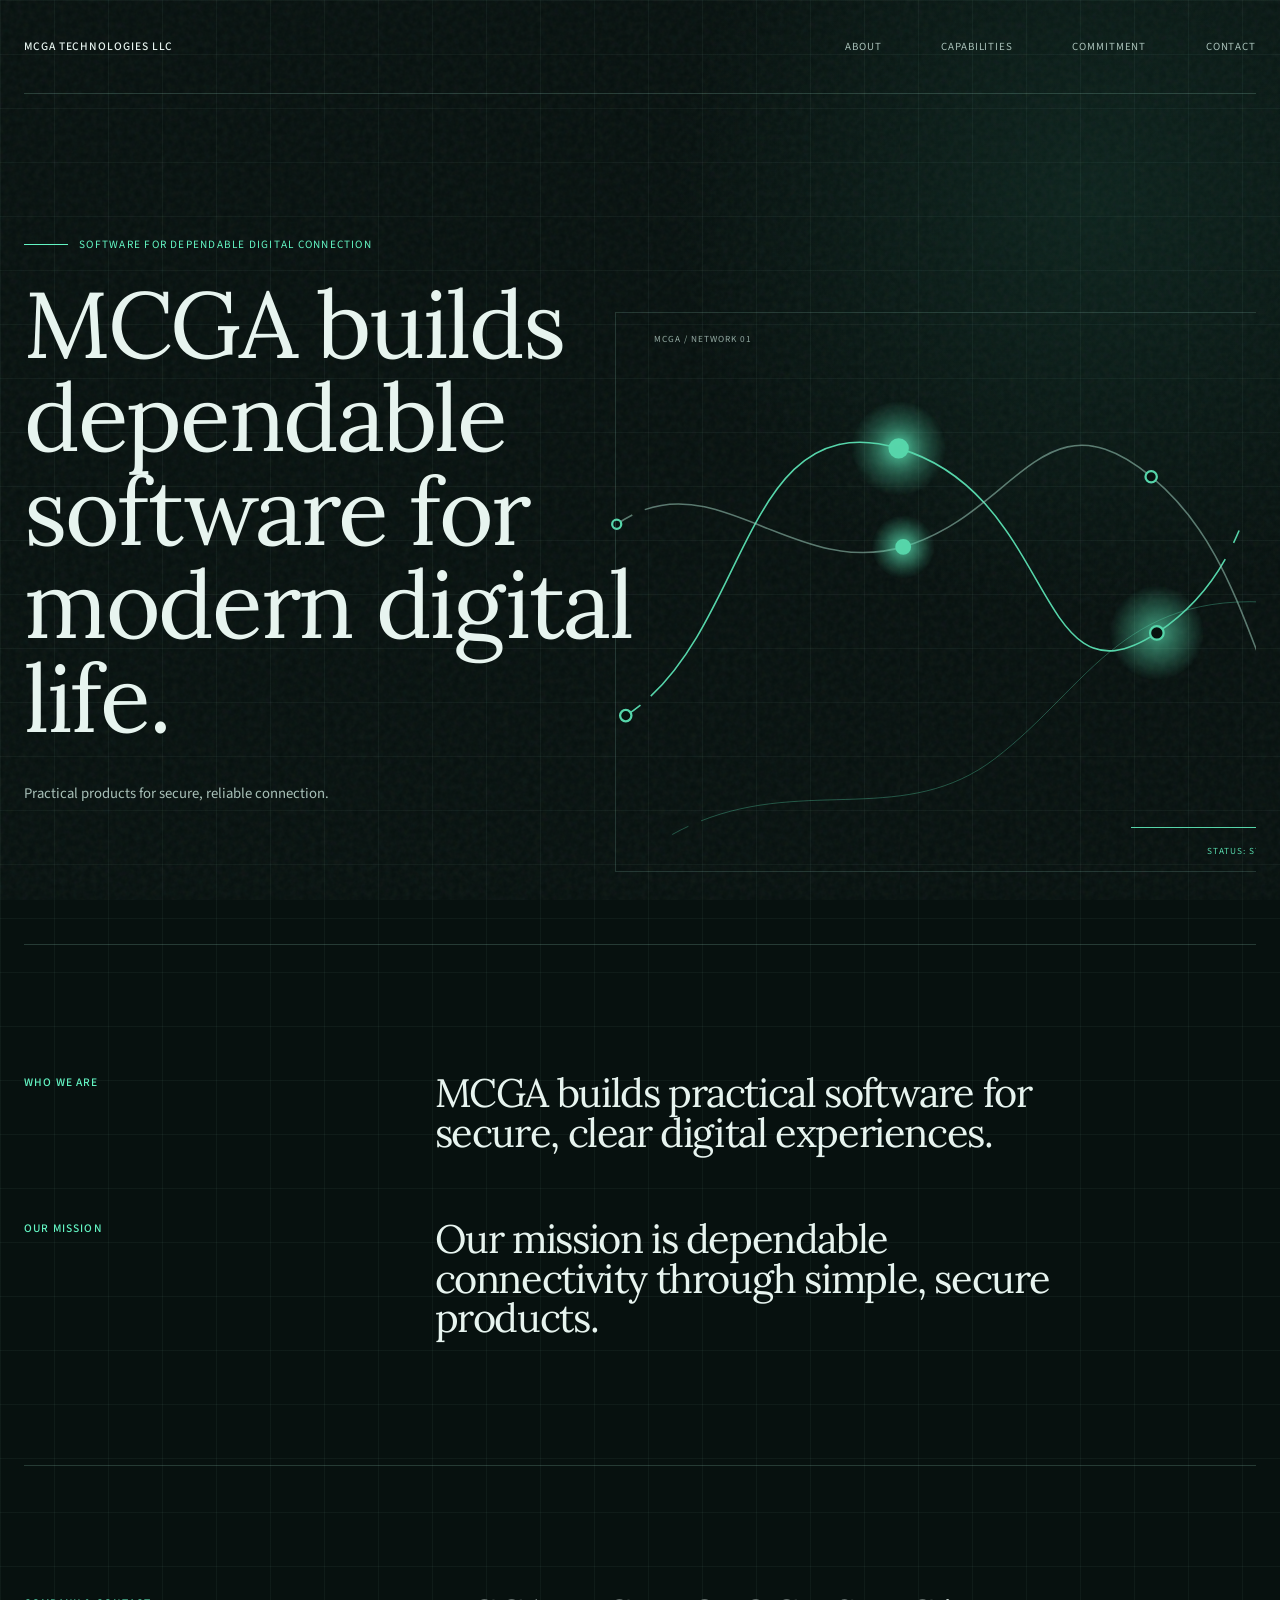
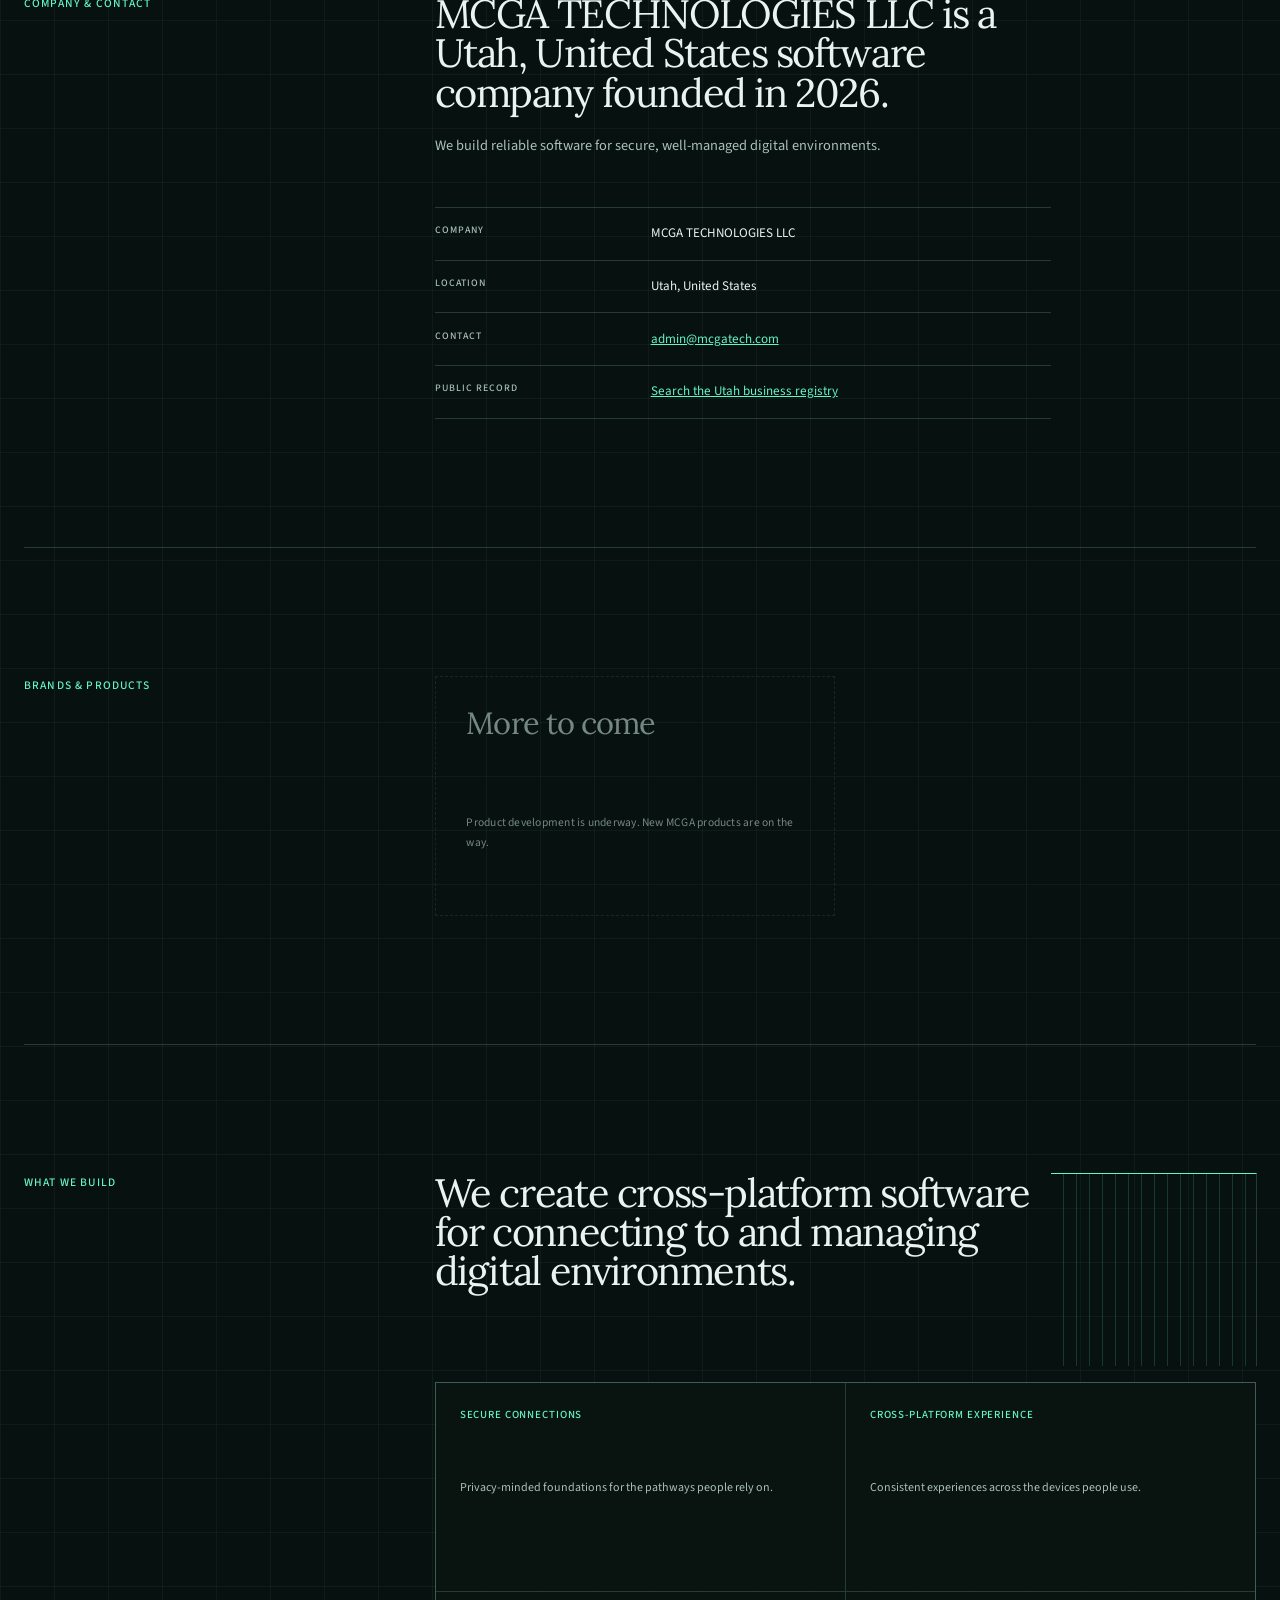
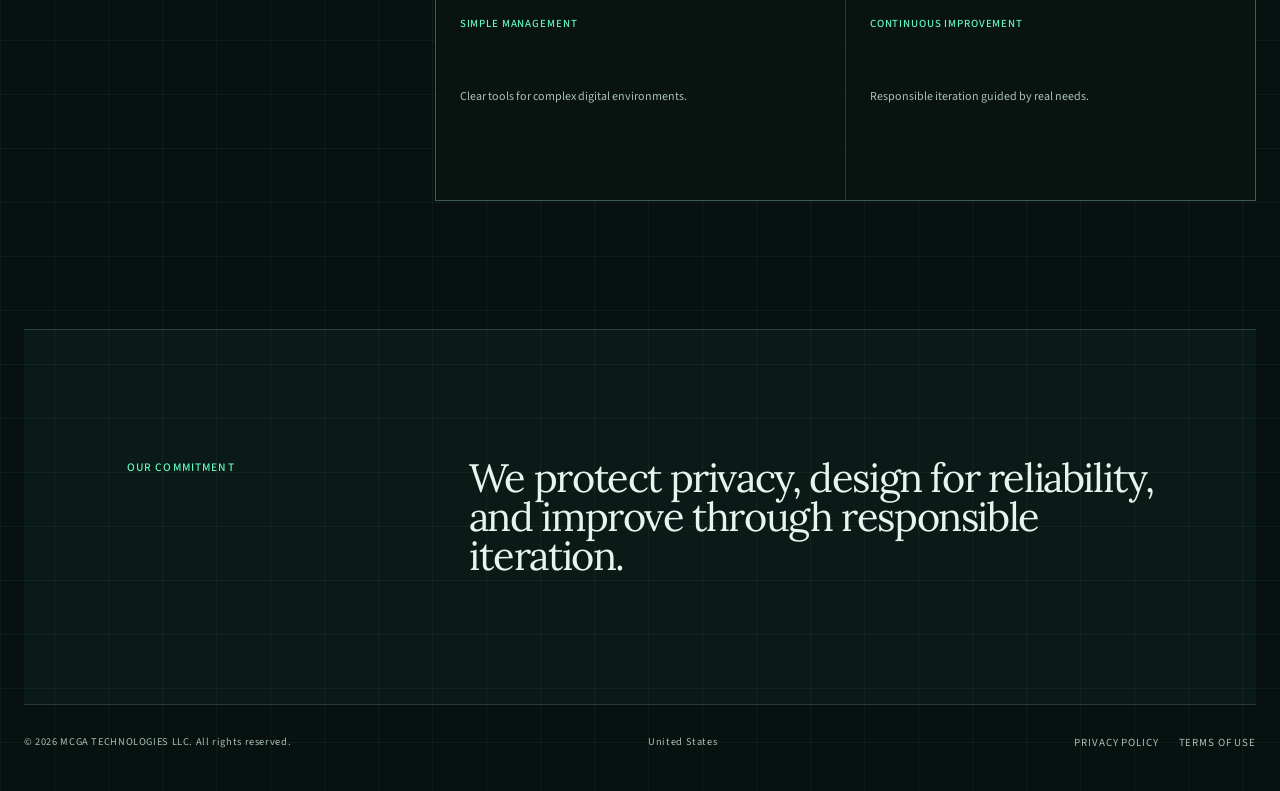
<file: index.html>
<!doctype html>
<html lang="en">
  <head>
    <meta charset="utf-8">
    <meta name="viewport" content="width=device-width, initial-scale=1">
    <meta name="description" content="MCGA TECHNOLOGIES LLC builds reliable, secure, cross-platform software solutions.">
    <title>MCGA TECHNOLOGIES LLC | Reliable software solutions</title>
    <link rel="stylesheet" href="styles.css" />
  </head>
  <body>
    <a class="skip-link" href="#main-content">Skip to main content</a>

    <header class="site-header">
      <a class="brand" href="/" aria-label="MCGA Technologies home">MCGA TECHNOLOGIES LLC</a>
      <button class="menu-toggle" type="button" aria-controls="site-nav" aria-expanded="false">
        <span class="menu-toggle-label">Menu</span>
      </button>
      <nav id="site-nav" aria-label="Primary navigation">
        <a href="#about">About</a>
        <a href="#capabilities">Capabilities</a>
        <a href="#commitment">Commitment</a>
        <a href="#contact">Contact</a>
      </nav>
    </header>

    <main id="main-content">
      <section class="hero" aria-labelledby="hero-title">
        <div class="hero-copy">
          <p class="eyebrow">Software for dependable digital connection</p>
          <h1 id="hero-title">MCGA builds dependable software for modern digital life.</h1>
          <p>Practical products for secure, reliable connection.</p>
        </div>
        <div class="network-stage" aria-hidden="true">
          <svg viewBox="0 0 680 560" role="presentation" focusable="false">
            <defs>
              <radialGradient id="node-glow" cx="50%" cy="50%" r="50%">
                <stop offset="0" stop-color="#63f5c3" stop-opacity=".7" />
                <stop offset="1" stop-color="#63f5c3" stop-opacity="0" />
              </radialGradient>
            </defs>
            <path class="network-line network-line--primary" d="M36 389 C147 318 136 112 277 153 S396 388 505 316 S581 114 653 64" />
            <path class="network-line network-line--secondary" d="M28 220 C113 161 181 269 281 240 S404 99 500 178 S586 390 663 439" />
            <path class="network-line network-line--fine" d="M77 494 C182 436 277 492 362 427 S477 272 626 291" />
            <g class="network-nodes">
              <circle class="node-halo" cx="277" cy="153" r="42" />
              <circle class="node-halo" cx="505" cy="316" r="42" />
              <circle class="node-halo" cx="281" cy="240" r="28" />
              <circle class="network-node" cx="36" cy="389" r="5" />
              <circle class="network-node network-node--active" cx="277" cy="153" r="8" />
              <circle class="network-node" cx="505" cy="316" r="6" />
              <circle class="network-node" cx="653" cy="64" r="4" />
              <circle class="network-node" cx="28" cy="220" r="4" />
              <circle class="network-node network-node--active" cx="281" cy="240" r="6" />
              <circle class="network-node" cx="500" cy="178" r="5" />
              <circle class="network-node" cx="663" cy="439" r="4" />
            </g>
          </svg>
          <span class="stage-label stage-label--top">MCGA / NETWORK 01</span>
          <span class="stage-label stage-label--bottom">STATUS: STABLE</span>
        </div>
      </section>

      <section id="about" class="about-section" aria-labelledby="about-title">
        <h2 id="about-title">Who we are</h2>
        <p>MCGA builds practical software for secure, clear digital experiences.</p>

        <h2>Our mission</h2>
        <p>Our mission is dependable connectivity through simple, secure products.</p>
      </section>

      <section id="contact" class="company-section" aria-labelledby="company-title">
        <h2 id="company-title">Company &amp; contact</h2>
        <div class="company-details">
          <p class="company-statement">MCGA TECHNOLOGIES LLC is a Utah, United States software company founded in 2026.</p>
          <p>We build reliable software for secure, well-managed digital environments.</p>
          <dl>
            <div><dt>Company</dt><dd>MCGA TECHNOLOGIES LLC</dd></div>
            <div><dt>Location</dt><dd>Utah, United States</dd></div>
            <div><dt>Contact</dt><dd><a href="mailto:admin@mcgatech.com">admin@mcgatech.com</a></dd></div>
            <div><dt>Public record</dt><dd><a href="https://secure.utah.gov/bes/index.html" target="_blank" rel="noopener noreferrer">Search the Utah business registry <span class="sr-only">(opens in a new tab)</span></a></dd></div>
          </dl>
        </div>
      </section>

      <section id="brands" class="brands-section" aria-labelledby="brands-title">
        <h2 id="brands-title">Brands & products</h2>
        <div class="brand-cards">
          <article class="brand-card brand-card--future">
            <h3>More to come</h3>
            <p>Product development is underway. New MCGA products are on the way.</p>
          </article>
        </div>
      </section>

      <section id="capabilities" class="capability-grid" aria-labelledby="capabilities-title">
        <h2 id="capabilities-title">What we build</h2>
        <p>We create cross-platform software for connecting to and managing digital environments.</p>
        <div class="capability-cards">
          <article class="capability-card">
            <h3>Secure connections</h3>
            <p>Privacy-minded foundations for the pathways people rely on.</p>
          </article>
          <article class="capability-card">
            <h3>Cross-platform experience</h3>
            <p>Consistent experiences across the devices people use.</p>
          </article>
          <article class="capability-card">
            <h3>Simple management</h3>
            <p>Clear tools for complex digital environments.</p>
          </article>
          <article class="capability-card">
            <h3>Continuous improvement</h3>
            <p>Responsible iteration guided by real needs.</p>
          </article>
        </div>
      </section>

      <section id="commitment" class="commitment-panel" aria-labelledby="commitment-title">
        <h2 id="commitment-title">Our commitment</h2>
        <p>We protect privacy, design for reliability, and improve through responsible iteration.</p>
      </section>
    </main>

    <footer class="site-footer">
      <p>&copy; 2026 MCGA TECHNOLOGIES LLC. All rights reserved.</p>
      <p>United States</p>
      <nav class="legal-nav" aria-label="Legal">
        <a href="privacy.html">Privacy Policy</a>
        <a href="terms.html">Terms of Use</a>
      </nav>
    </footer>

    <script src="script.js" defer></script>
  </body>
</html>
</file>
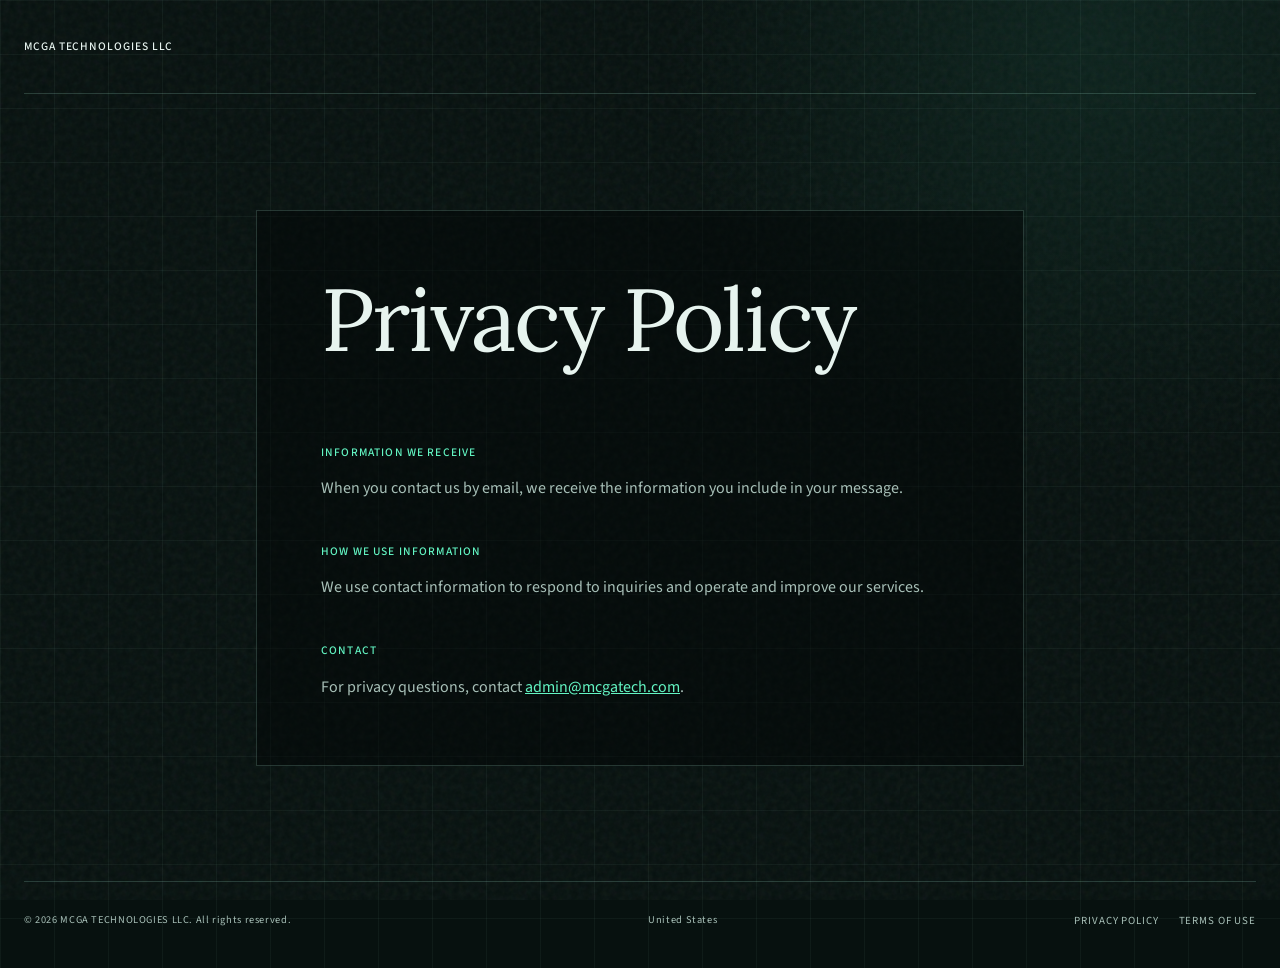
<file: privacy.html>
<!doctype html>
<html lang="en">
  <head>
    <meta charset="utf-8">
    <meta name="viewport" content="width=device-width, initial-scale=1">
    <title>Privacy Policy | MCGA TECHNOLOGIES LLC</title>
    <link rel="stylesheet" href="styles.css">
  </head>
  <body>
    <a class="skip-link" href="#main-content">Skip to main content</a>

    <header class="site-header legal-header">
      <a class="brand" href="index.html" aria-label="MCGA Technologies home">MCGA TECHNOLOGIES LLC</a>
    </header>

    <main id="main-content" class="legal-page">
      <article class="legal-content">
        <h1>Privacy Policy</h1>

        <h2>Information we receive</h2>
        <p>When you contact us by email, we receive the information you include in your message.</p>

        <h2>How we use information</h2>
        <p>We use contact information to respond to inquiries and operate and improve our services.</p>

        <h2>Contact</h2>
        <p>For privacy questions, contact <a href="mailto:admin@mcgatech.com">admin@mcgatech.com</a>.</p>
      </article>
    </main>

    <footer class="site-footer">
      <p>&copy; 2026 MCGA TECHNOLOGIES LLC. All rights reserved.</p>
      <p>United States</p>
      <nav class="legal-nav" aria-label="Legal">
        <a href="privacy.html">Privacy Policy</a>
        <a href="terms.html">Terms of Use</a>
      </nav>
    </footer>
  </body>
</html>
</file>
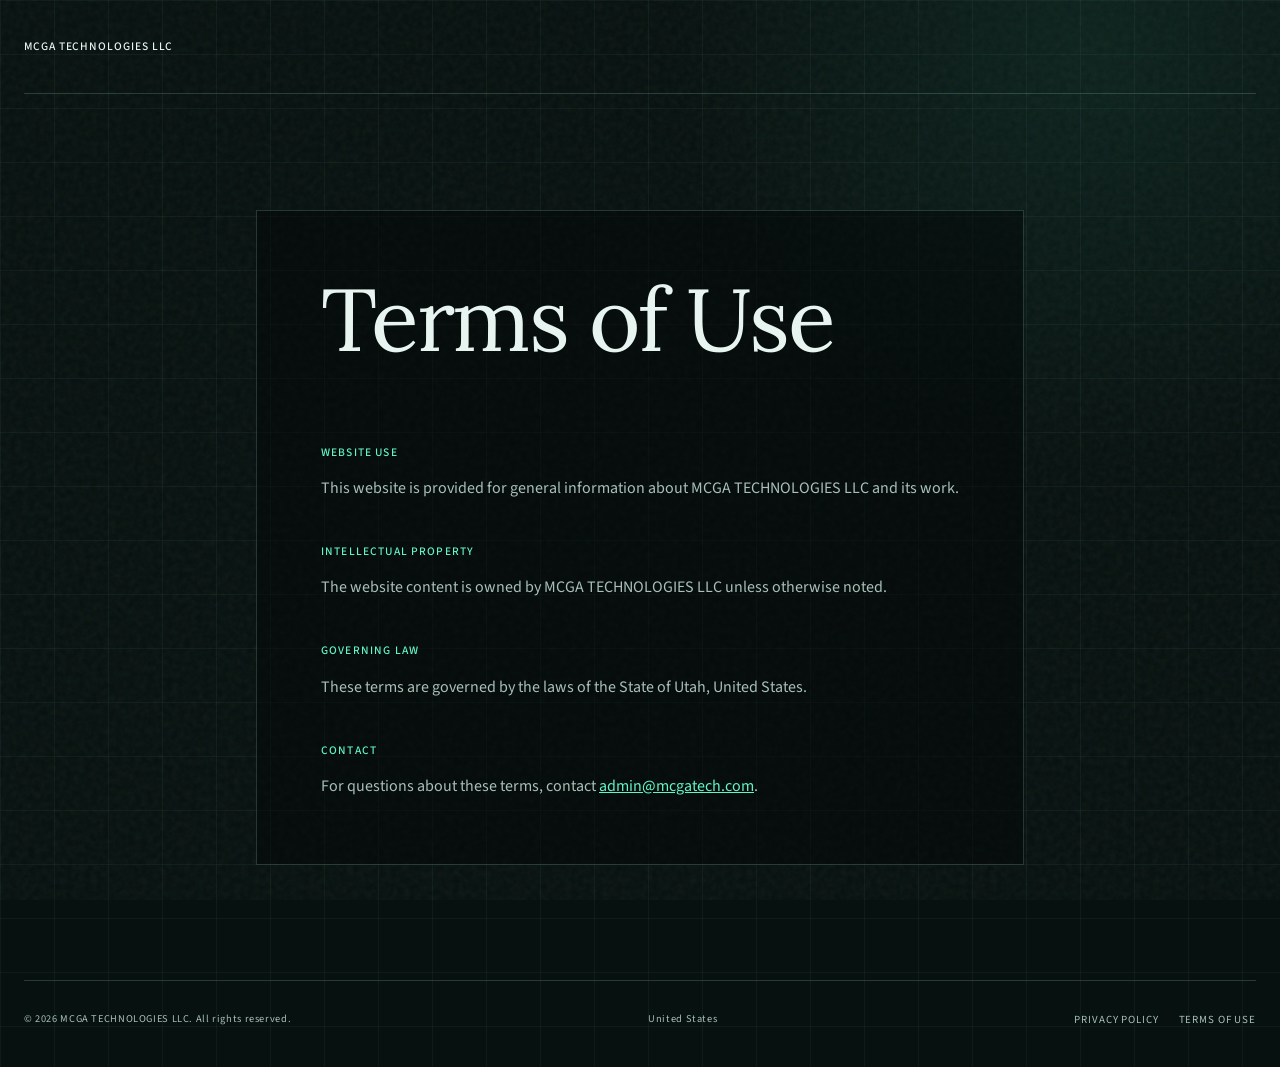
<file: terms.html>
<!doctype html>
<html lang="en">
  <head>
    <meta charset="utf-8">
    <meta name="viewport" content="width=device-width, initial-scale=1">
    <title>Terms of Use | MCGA TECHNOLOGIES LLC</title>
    <link rel="stylesheet" href="styles.css">
  </head>
  <body>
    <a class="skip-link" href="#main-content">Skip to main content</a>

    <header class="site-header legal-header">
      <a class="brand" href="index.html" aria-label="MCGA Technologies home">MCGA TECHNOLOGIES LLC</a>
    </header>

    <main id="main-content" class="legal-page">
      <article class="legal-content">
        <h1>Terms of Use</h1>

        <h2>Website use</h2>
        <p>This website is provided for general information about MCGA TECHNOLOGIES LLC and its work.</p>

        <h2>Intellectual property</h2>
        <p>The website content is owned by MCGA TECHNOLOGIES LLC unless otherwise noted.</p>

        <h2>Governing law</h2>
        <p>These terms are governed by the laws of the State of Utah, United States.</p>

        <h2>Contact</h2>
        <p>For questions about these terms, contact <a href="mailto:admin@mcgatech.com">admin@mcgatech.com</a>.</p>
      </article>
    </main>

    <footer class="site-footer">
      <p>&copy; 2026 MCGA TECHNOLOGIES LLC. All rights reserved.</p>
      <p>United States</p>
      <nav class="legal-nav" aria-label="Legal">
        <a href="privacy.html">Privacy Policy</a>
        <a href="terms.html">Terms of Use</a>
      </nav>
    </footer>
  </body>
</html>
</file>
<file: styles.css>
@import url('https://fonts.googleapis.com/css2?family=Lora:wght@400;500&family=Source+Sans+3:wght@400;500&display=swap');

:root {
  --ink: #07110f;
  --paper: #e7f4ef;
  --signal: #63f5c3;
  --line: rgba(149, 210, 191, .22);
  --muted: #a8c0b8;
  --deep: #030706;
  --display: 'Lora', Georgia, serif;
  --sans: 'Source Sans 3', 'PingFang SC', 'Microsoft YaHei', 'Noto Sans CJK SC', system-ui, sans-serif;
}

* { box-sizing: border-box; }

html { scroll-behavior: smooth; }

body {
  min-width: 320px;
  margin: 0;
  overflow-x: hidden;
  color: var(--paper);
  background:
    linear-gradient(rgba(149, 210, 191, .055) 1px, transparent 1px),
    linear-gradient(90deg, rgba(149, 210, 191, .055) 1px, transparent 1px),
    radial-gradient(circle at 85% 5%, rgba(40, 125, 98, .16), transparent 26rem),
    var(--ink);
  background-size: 54px 54px, 54px 54px, auto, auto;
  font-family: var(--sans);
  font-size: 16px;
  line-height: 1.75;
}

body::before {
  position: fixed;
  z-index: -1;
  inset: 0;
  pointer-events: none;
  content: '';
  opacity: .26;
  background-image: url("data:image/svg+xml,%3Csvg viewBox='0 0 160 160' xmlns='http://www.w3.org/2000/svg'%3E%3Cfilter id='n'%3E%3CfeTurbulence type='fractalNoise' baseFrequency='.9' numOctaves='3' stitchTiles='stitch'/%3E%3C/filter%3E%3Crect width='100%25' height='100%25' filter='url(%23n)' opacity='.22'/%3E%3C/svg%3E");
}

a { color: inherit; }

a:focus-visible,
button:focus-visible {
  outline: 2px solid var(--signal);
  outline-offset: 5px;
}

.skip-link {
  position: fixed;
  z-index: 10;
  top: .75rem;
  left: .75rem;
  padding: .65rem .8rem;
  color: var(--ink);
  background: var(--signal);
  transform: translateY(-170%);
}

.skip-link:focus { transform: translateY(0); }

.site-header,
main,
.site-footer {
  width: min(100% - 3rem, 1400px);
  margin-inline: auto;
}

.site-header {
  display: grid;
  grid-template-columns: repeat(12, 1fr);
  align-items: center;
  min-height: 5.9rem;
  border-bottom: 1px solid var(--line);
}

.brand {
  grid-column: span 5;
  color: var(--paper);
  font-size: .72rem;
  font-weight: 500;
  letter-spacing: .08em;
  text-decoration: none;
}

.legal-header { grid-template-columns: 1fr; }
.legal-header .brand { grid-column: 1; }

nav {
  display: flex;
  grid-column: 9 / -1;
  justify-content: space-between;
  gap: 1rem;
}

nav a,
.site-footer a {
  color: var(--muted);
  font-size: .68rem;
  letter-spacing: .08em;
  text-decoration: none;
  text-transform: uppercase;
  transition: color .2s ease;
}

nav a:hover,
.site-footer a:hover { color: var(--signal); }

.menu-toggle { display: none; }

.hero {
  position: relative;
  display: grid;
  grid-template-columns: repeat(12, 1fr);
  min-height: min(720px, calc(100vh - 5.9rem));
  padding: clamp(5.5rem, 11vw, 10rem) 0 clamp(4.5rem, 8vw, 7rem);
  overflow: hidden;
}

.hero-copy {
  position: relative;
  z-index: 1;
  grid-column: 1 / span 7;
  align-self: center;
  animation: rise .8s both cubic-bezier(.2, .7, .2, 1);
}

.eyebrow {
  display: flex;
  align-items: center;
  gap: .7rem;
  margin: 0 0 1.45rem;
  color: var(--signal);
  font-size: .7rem;
  letter-spacing: .11em;
  text-transform: uppercase;
}

.eyebrow::before {
  width: 2.75rem;
  height: 1px;
  content: '';
  background: currentColor;
}

h1,
h2 { font-family: var(--display); font-weight: 400; }

h1 {
  max-width: 11ch;
  margin: 0;
  font-size: clamp(4rem, 7.3vw, 7.6rem);
  letter-spacing: -.025em;
  line-height: 1;
}

.hero-copy > p:not(.eyebrow) {
  max-width: 38rem;
  margin: 2.25rem 0 2.2rem;
  color: var(--muted);
  font-size: clamp(.88rem, 1.15vw, 1rem);
}

.hero-copy > a {
  display: inline-flex;
  align-items: center;
  gap: 2rem;
  padding: .85rem 0;
  border-bottom: 1px solid var(--signal);
  color: var(--paper);
  font-size: .72rem;
  letter-spacing: .09em;
  text-decoration: none;
  text-transform: uppercase;
  transition: gap .25s ease, color .25s ease;
}

.hero-copy > a::after { content: '↗'; color: var(--signal); font-size: 1.05rem; }
.hero-copy > a:hover { gap: 2.65rem; color: var(--signal); }

.network-stage {
  position: absolute;
  right: -8%;
  bottom: 4%;
  width: min(61vw, 770px);
  aspect-ratio: 1.21;
  opacity: .86;
  animation: stage-in 1.3s .15s both cubic-bezier(.2, .7, .2, 1);
}

.network-stage::before,
.network-stage::after {
  position: absolute;
  content: '';
  pointer-events: none;
}

.network-stage::before { inset: 6% 4%; border: 1px solid var(--line); }
.network-stage::after { right: 5%; bottom: 13%; width: 24%; height: 1px; background: var(--signal); }

.network-stage svg { display: block; width: 100%; height: 100%; overflow: visible; }

.network-line {
  fill: none;
  stroke: var(--signal);
  stroke-width: 1.4;
  stroke-dasharray: 16 12 740;
  stroke-dashoffset: 760;
  animation: draw 2.8s .55s forwards ease-out;
}

.network-line--secondary { stroke: #b5e9d7; stroke-opacity: .55; animation-delay: .82s; }
.network-line--fine { stroke-width: .8; stroke-opacity: .38; animation-delay: 1.06s; }
.node-halo { fill: url(#node-glow); transform-box: fill-box; transform-origin: center; animation: pulse 3.5s infinite ease-in-out; }
.network-node { fill: var(--ink); stroke: var(--signal); stroke-width: 2; }
.network-node--active { fill: var(--signal); filter: drop-shadow(0 0 8px var(--signal)); }

.stage-label {
  position: absolute;
  color: var(--muted);
  font-size: .58rem;
  letter-spacing: .11em;
}

.stage-label--top { top: 9%; left: 9%; }
.stage-label--bottom { right: 9%; bottom: 8%; color: var(--signal); }

.about-section,
.company-section,
.brands-section,
.capability-grid,
.commitment-panel {
  display: grid;
  grid-template-columns: repeat(12, 1fr);
  padding-block: clamp(5.5rem, 10vw, 10rem);
  border-top: 1px solid var(--line);
}

.about-section h2,
.company-section h2,
.brands-section h2,
.capability-grid h2,
.commitment-panel h2 {
  grid-column: 1 / span 3;
  margin: 0;
  color: var(--signal);
  font-family: var(--sans);
  font-size: .72rem;
  font-weight: 500;
  letter-spacing: .1em;
  text-transform: uppercase;
}

.about-section p,
.capability-grid p,
.commitment-panel p {
  grid-column: 5 / span 6;
  margin: 0 0 4.2rem;
  color: var(--paper);
  font-family: var(--display);
  font-size: clamp(1.75rem, 3.1vw, 2.55rem);
  letter-spacing: -.035em;
  line-height: .99;
}

.about-section p:last-child { margin-bottom: 0; }
.about-section h2:nth-of-type(2) { grid-row: 3; }
.about-section h2:nth-of-type(2) + p { grid-row: 3; }

.company-details { grid-column: 5 / span 6; }

.company-details p { margin: 0; }

.company-details .company-statement {
  color: var(--paper);
  font: 400 clamp(1.75rem, 3.1vw, 2.55rem)/.99 var(--display);
  letter-spacing: -.035em;
}

.company-details .company-statement + p {
  margin-top: 1.4rem;
  color: var(--muted);
  font-size: .9rem;
  line-height: 1.7;
}

.company-details dl {
  margin: 3rem 0 0;
  border-top: 1px solid var(--line);
}

.company-details dl div {
  display: grid;
  grid-template-columns: minmax(7rem, 1fr) 2fr;
  gap: 1rem;
  padding: .9rem 0;
  border-bottom: 1px solid var(--line);
}

.company-details dt {
  color: var(--muted);
  font-size: .62rem;
  font-weight: 500;
  letter-spacing: .1em;
  text-transform: uppercase;
}

.company-details dd { margin: 0; color: var(--paper); font-size: .82rem; }
.company-details dd a { color: var(--signal); }

.sr-only {
  position: absolute;
  width: 1px;
  height: 1px;
  padding: 0;
  margin: -1px;
  overflow: hidden;
  clip: rect(0, 0, 0, 0);
  white-space: nowrap;
  border: 0;
}

.brands-section {
  align-items: start;
  row-gap: 2rem;
}

.brands-section .brand-cards {
  display: grid;
  grid-column: 5 / -1;
  grid-template-columns: repeat(2, minmax(0, 1fr));
  gap: 1.25rem;
}

.brands-section .brand-card {
  min-height: 15rem;
  padding: clamp(1.5rem, 2.4vw, 2.25rem);
  border: 1px solid rgba(149, 210, 191, .18);
  background: rgba(99, 245, 195, .035);
}

.brands-section .brand-card h3 {
  margin: 0 0 4.75rem;
  color: var(--paper);
  font: 400 clamp(1.65rem, 2.4vw, 2.15rem)/.95 var(--display);
  letter-spacing: -.03em;
}

.brands-section .brand-card p {
  margin: 0;
  color: var(--muted);
  font-size: .72rem;
  letter-spacing: .02em;
}

.brands-section .brand-card a {
  display: inline-block;
  margin-top: 1.5rem;
  color: var(--signal);
  font-size: .68rem;
  letter-spacing: .08em;
  text-decoration: none;
  text-transform: uppercase;
}

.brands-section .brand-card--future {
  border-style: dashed;
  color: var(--muted);
  background: transparent;
  opacity: .68;
}

.brands-section .brand-card--future h3 { color: var(--muted); }

.capability-grid { position: relative; min-height: 29rem; }
.capability-grid::after {
  grid-column: 11 / -1;
  grid-row: 1;
  align-self: end;
  width: 100%;
  height: 12rem;
  content: '';
  border-top: 1px solid var(--signal);
  border-right: 1px solid var(--line);
  background: repeating-linear-gradient(90deg, transparent 0 12px, rgba(99, 245, 195, .18) 12px 13px);
}

.capability-cards {
  display: grid;
  grid-column: 5 / -1;
  grid-row: 2;
  grid-template-columns: repeat(2, minmax(0, 1fr));
  gap: 1px;
  margin-top: 1rem;
  border: 1px solid var(--line);
  background: var(--line);
}

.capability-card {
  min-height: 13rem;
  padding: 1.5rem;
  background: rgba(7, 17, 15, .92);
  transition: background-color .25s ease;
}

.capability-card:hover { background: rgba(99, 245, 195, .08); }

.capability-card h3 {
  margin: 0 0 3.5rem;
  color: var(--signal);
  font: 500 .68rem/1.4 var(--sans);
  letter-spacing: .08em;
  text-transform: uppercase;
}

.capability-card p {
  grid-column: auto;
  margin: 0;
  color: var(--muted);
  font-family: var(--sans);
  font-size: .75rem;
  letter-spacing: 0;
  line-height: 1.65;
}

.commitment-panel {
  padding-right: 8.33%;
  padding-left: 8.33%;
  background: rgba(99, 245, 195, .045);
}

.commitment-panel h2 { grid-column: 1 / span 3; }
.commitment-panel p { grid-column: 5 / -1; margin: 0; }

.site-footer {
  display: flex;
  justify-content: space-between;
  gap: 1rem;
  padding: 1.8rem 0 2.4rem;
  color: var(--muted);
  border-top: 1px solid var(--line);
}

.site-footer p { margin: 0; font-size: .65rem; letter-spacing: .06em; }

.legal-nav {
  display: flex;
  align-items: center;
  gap: 1.25rem;
  justify-content: flex-end;
}

.legal-page {
  padding-block: clamp(4rem, 9vw, 8rem);
}

.legal-content {
  width: min(100%, 48rem);
  margin-inline: auto;
  padding: clamp(1.75rem, 5vw, 4rem);
  border: 1px solid var(--line);
  background: rgba(3, 7, 6, .5);
}

.legal-content h1 {
  max-width: none;
  margin: 0 0 clamp(3rem, 7vw, 5rem);
  color: var(--paper);
  font-size: clamp(3.25rem, 7vw, 5.5rem);
}

.legal-content h2 {
  margin: 2.5rem 0 .7rem;
  color: var(--signal);
  font-family: var(--sans);
  font-size: .72rem;
  font-weight: 500;
  letter-spacing: .1em;
  text-transform: uppercase;
}

.legal-content h1 + h2 { margin-top: 0; }
.legal-content p { margin: 0; color: var(--muted); }
.legal-content a { color: var(--signal); }

@keyframes draw { to { stroke-dashoffset: 0; } }
@keyframes rise { from { opacity: 0; transform: translateY(1.25rem); } to { opacity: 1; transform: translateY(0); } }
@keyframes stage-in { from { opacity: 0; transform: translate(2rem, 1rem); } to { opacity: .86; transform: translate(0); } }
@keyframes pulse { 50% { opacity: .4; transform: scale(1.2); transform-origin: center; } }

@media (max-width: 719px) {
  body { background-size: 38px 38px, 38px 38px, auto, auto; }
  .site-header, main, .site-footer { width: min(100% - 2rem, 600px); }
  .site-header { position: relative; grid-template-columns: 1fr auto; min-height: 4.8rem; }
  .brand { grid-column: 1; font-size: .62rem; }
  .menu-toggle {
    display: inline-flex;
    grid-column: 2;
    align-items: center;
    justify-content: center;
    padding: .5rem 0 .5rem .8rem;
    border: 0;
    color: var(--paper);
    background: transparent;
    font: 500 .68rem var(--sans);
    letter-spacing: .08em;
    text-transform: uppercase;
    cursor: pointer;
  }
  nav {
    display: none;
    position: absolute;
    z-index: 2;
    top: calc(100% + 1px);
    right: 0;
    left: 0;
    grid-column: 1 / -1;
    flex-direction: column;
    gap: 0;
    padding: .5rem 1rem 1rem;
    border: 1px solid var(--line);
    background: var(--deep);
  }
  nav.is-open { display: flex; }
  nav a { padding: .7rem 0; }
  .hero { display: block; min-height: auto; padding: 5.5rem 0 4rem; }
  .hero-copy { max-width: 34rem; }
  h1 { font-size: clamp(3.7rem, 16vw, 5.5rem); }
  .network-stage { position: relative; right: auto; bottom: auto; width: 118%; margin: 3rem 0 -2rem -20%; }
  .about-section, .company-section, .brands-section, .capability-grid, .commitment-panel { display: block; padding-block: 5rem; }
  .about-section h2, .company-section h2, .brands-section h2, .capability-grid h2, .commitment-panel h2 { margin-bottom: 1.5rem; }
  .about-section p, .capability-grid p, .commitment-panel p { margin-bottom: 3.5rem; font-size: clamp(1.75rem, 8vw, 2.55rem); }
  .company-details { width: 100%; }
  .company-details .company-statement { font-size: clamp(1.75rem, 8vw, 2.55rem); }
  .company-details dl div { grid-template-columns: 1fr; gap: .25rem; }
  .brands-section .brand-cards { grid-template-columns: 1fr; gap: 1rem; }
  .brands-section .brand-card { min-height: 0; }
  .brands-section .brand-card h3 { margin-bottom: 2.75rem; }
  .capability-grid::after { display: block; width: 40%; height: 6rem; margin-left: auto; }
  .capability-cards { grid-template-columns: 1fr; margin-top: 0; }
  .capability-card { min-height: 0; padding: 1.35rem; }
  .capability-card h3 { margin-bottom: 1.75rem; }
  .capability-card p { margin: 0; font-size: .75rem; }
  .commitment-panel { padding-right: 1rem; padding-left: 1rem; }
  .commitment-panel p { margin-bottom: 0; }
  .site-footer { flex-direction: column; padding-top: 1.5rem; }
  .site-footer .legal-nav {
    display: flex;
    position: static;
    flex-direction: row;
    justify-content: flex-start;
    padding: 0;
    border: 0;
    background: transparent;
  }
  .legal-page { padding-block: 3rem; }
}

@media (prefers-reduced-motion: reduce) {
  html { scroll-behavior: auto; }
  *, *::before, *::after { animation-duration: .01ms !important; animation-iteration-count: 1 !important; transition-duration: .01ms !important; }
}
</file>
